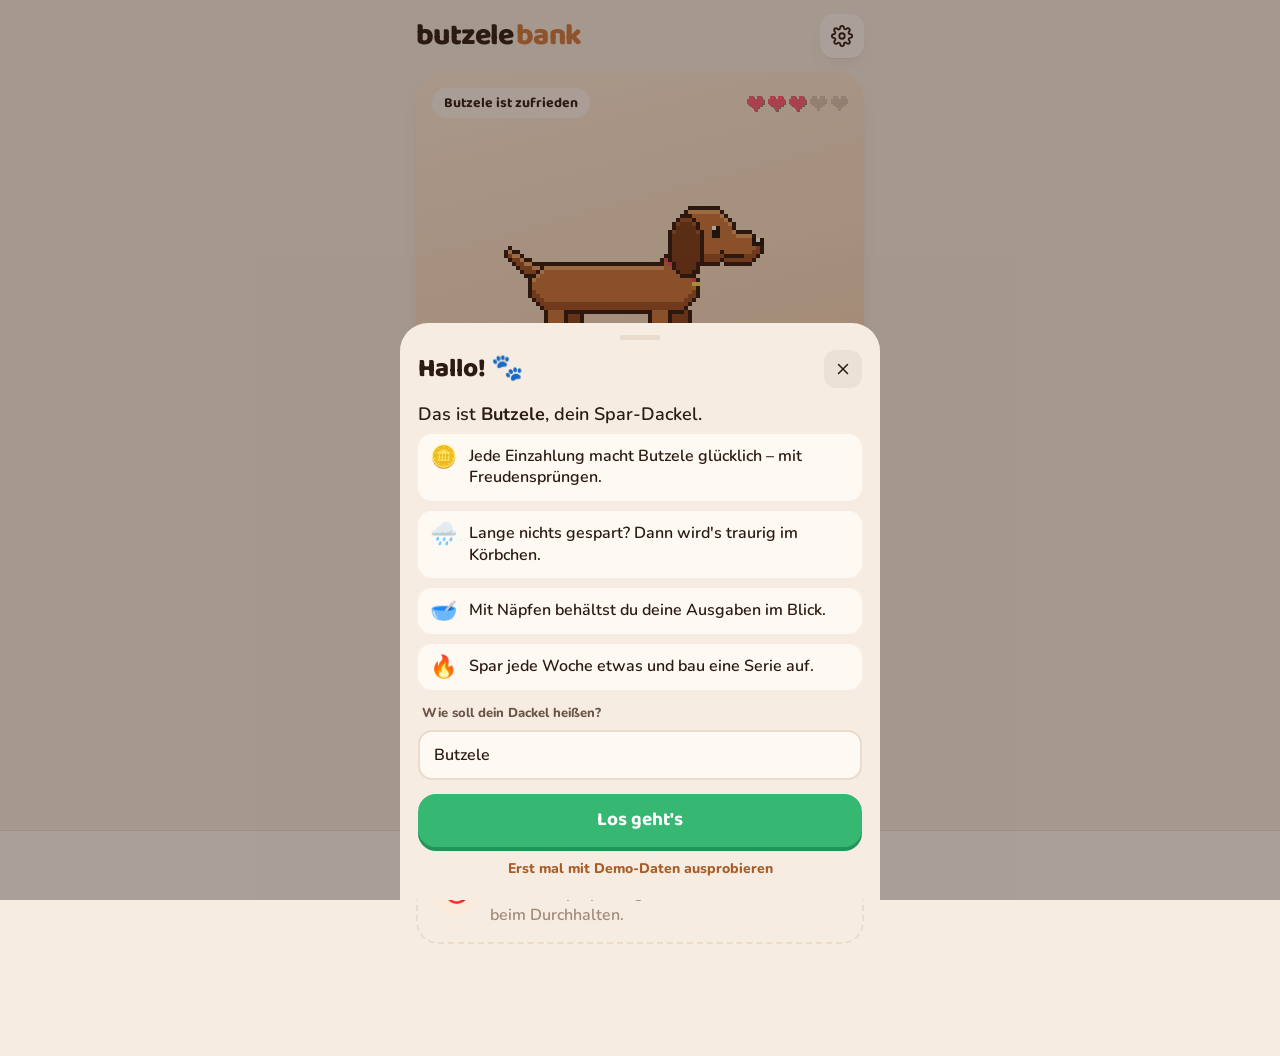
<file: index.html>
<!doctype html>
<html lang="de">
<head>
  <meta charset="utf-8">
  <meta name="viewport" content="width=device-width, initial-scale=1, viewport-fit=cover">
  <meta name="theme-color" content="#F6ECE1">
  <meta name="description" content="Spar-App mit Pixel-Dackel: Jede Einzahlung macht Butzele glücklich.">
  <meta name="apple-mobile-web-app-capable" content="yes">
  <meta name="mobile-web-app-capable" content="yes">
  <meta name="apple-mobile-web-app-status-bar-style" content="default">
  <meta name="apple-mobile-web-app-title" content="Butzele">
  <title>Butzele Bank</title>
  <link rel="manifest" href="manifest.webmanifest">
  <link rel="icon" type="image/png" href="icons/icon-192.png">
  <link rel="apple-touch-icon" href="icons/apple-touch-icon.png">
  <link rel="preconnect" href="https://fonts.googleapis.com">
  <link rel="preconnect" href="https://fonts.gstatic.com" crossorigin>
  <link href="https://fonts.googleapis.com/css2?family=Baloo+2:wght@600;700;800&family=Nunito:wght@600;700;800&family=Pixelify+Sans:wght@500;600&display=swap" rel="stylesheet">
  <link rel="stylesheet" href="style.css">
</head>
<body>
  <div class="app">
    <header class="top">
      <div class="brand" aria-label="Butzele Bank">butzele<span>bank</span></div>
      <button class="icon-btn" data-action="settings" aria-label="Einstellungen">
        <svg class="i" viewBox="0 0 24 24"><circle cx="12" cy="12" r="3"/><path d="M19.4 15a1.7 1.7 0 0 0 .3 1.8l.1.1a2 2 0 1 1-2.8 2.8l-.1-.1a1.7 1.7 0 0 0-1.8-.3 1.7 1.7 0 0 0-1 1.5V21a2 2 0 1 1-4 0v-.1a1.7 1.7 0 0 0-1.1-1.5 1.7 1.7 0 0 0-1.8.3l-.1.1a2 2 0 1 1-2.8-2.8l.1-.1a1.7 1.7 0 0 0 .3-1.8 1.7 1.7 0 0 0-1.5-1H3a2 2 0 1 1 0-4h.1a1.7 1.7 0 0 0 1.5-1.1 1.7 1.7 0 0 0-.3-1.8l-.1-.1a2 2 0 1 1 2.8-2.8l.1.1a1.7 1.7 0 0 0 1.8.3H9a1.7 1.7 0 0 0 1-1.5V3a2 2 0 1 1 4 0v.1a1.7 1.7 0 0 0 1 1.5 1.7 1.7 0 0 0 1.8-.3l.1-.1a2 2 0 1 1 2.8 2.8l-.1.1a1.7 1.7 0 0 0-.3 1.8V9a1.7 1.7 0 0 0 1.5 1H21a2 2 0 1 1 0 4h-.1a1.7 1.7 0 0 0-1.5 1z"/></svg>
      </button>
    </header>

    <section id="dogCard" class="dog-card mood-2">
      <div class="mood-row">
        <span class="mood-pill" id="moodPill"></span>
        <span class="hearts" id="hearts" role="img"></span>
      </div>
      <div class="stage">
        <div class="bubble" id="bubble" role="status" aria-live="polite"></div>
        <canvas id="dogCanvas" class="pixel" aria-label="Dein Spar-Dackel. Antippen zum Streicheln." role="img"></canvas>
      </div>
      <div class="dog-stats">
        <div>
          <div class="big-amount" id="totalSaved">0,00 €</div>
          <div class="sub" id="totalSub"></div>
        </div>
        <div class="streak-badge" id="streakBadge"></div>
      </div>
    </section>

    <main id="view"></main>
  </div>

  <nav class="tabbar" aria-label="Navigation">
    <div class="tabbar-inner">
      <button class="tab active" data-action="tab" data-tab="home">
        <svg class="i" viewBox="0 0 24 24"><path d="M4 11l8-7 8 7v8a1 1 0 0 1-1 1h-4v-6H9v6H5a1 1 0 0 1-1-1z"/></svg>Start
      </button>
      <button class="tab" data-action="tab" data-tab="stashes">
        <svg class="i" viewBox="0 0 24 24"><path d="M3 12h18c0 4.4-4 7-9 7s-9-2.6-9-7z"/><path d="M7.5 12c0-2 2-3.5 4.5-3.5s4.5 1.5 4.5 3.5"/><path d="M14.5 5.5l2-2M17 7l2.5-1"/></svg>Näpfe
      </button>
      <button class="tab" data-action="tab" data-tab="goals">
        <svg class="i" viewBox="0 0 24 24"><circle cx="12" cy="12" r="9"/><circle cx="12" cy="12" r="5"/><circle cx="12" cy="12" r="1.2"/></svg>Ziele
      </button>
      <button class="tab" data-action="tab" data-tab="history">
        <svg class="i" viewBox="0 0 24 24"><path d="M9 6h11M9 12h11M9 18h11"/><circle cx="4.5" cy="6" r="1"/><circle cx="4.5" cy="12" r="1"/><circle cx="4.5" cy="18" r="1"/></svg>Verlauf
      </button>
    </div>
  </nav>

  <div id="toast" role="status" aria-live="polite"></div>

  <script src="js/dog.js"></script>
  <script src="js/sfx.js"></script>
  <script src="js/csv.js"></script>
  <script src="js/app.js"></script>
</body>
</html>
</file>
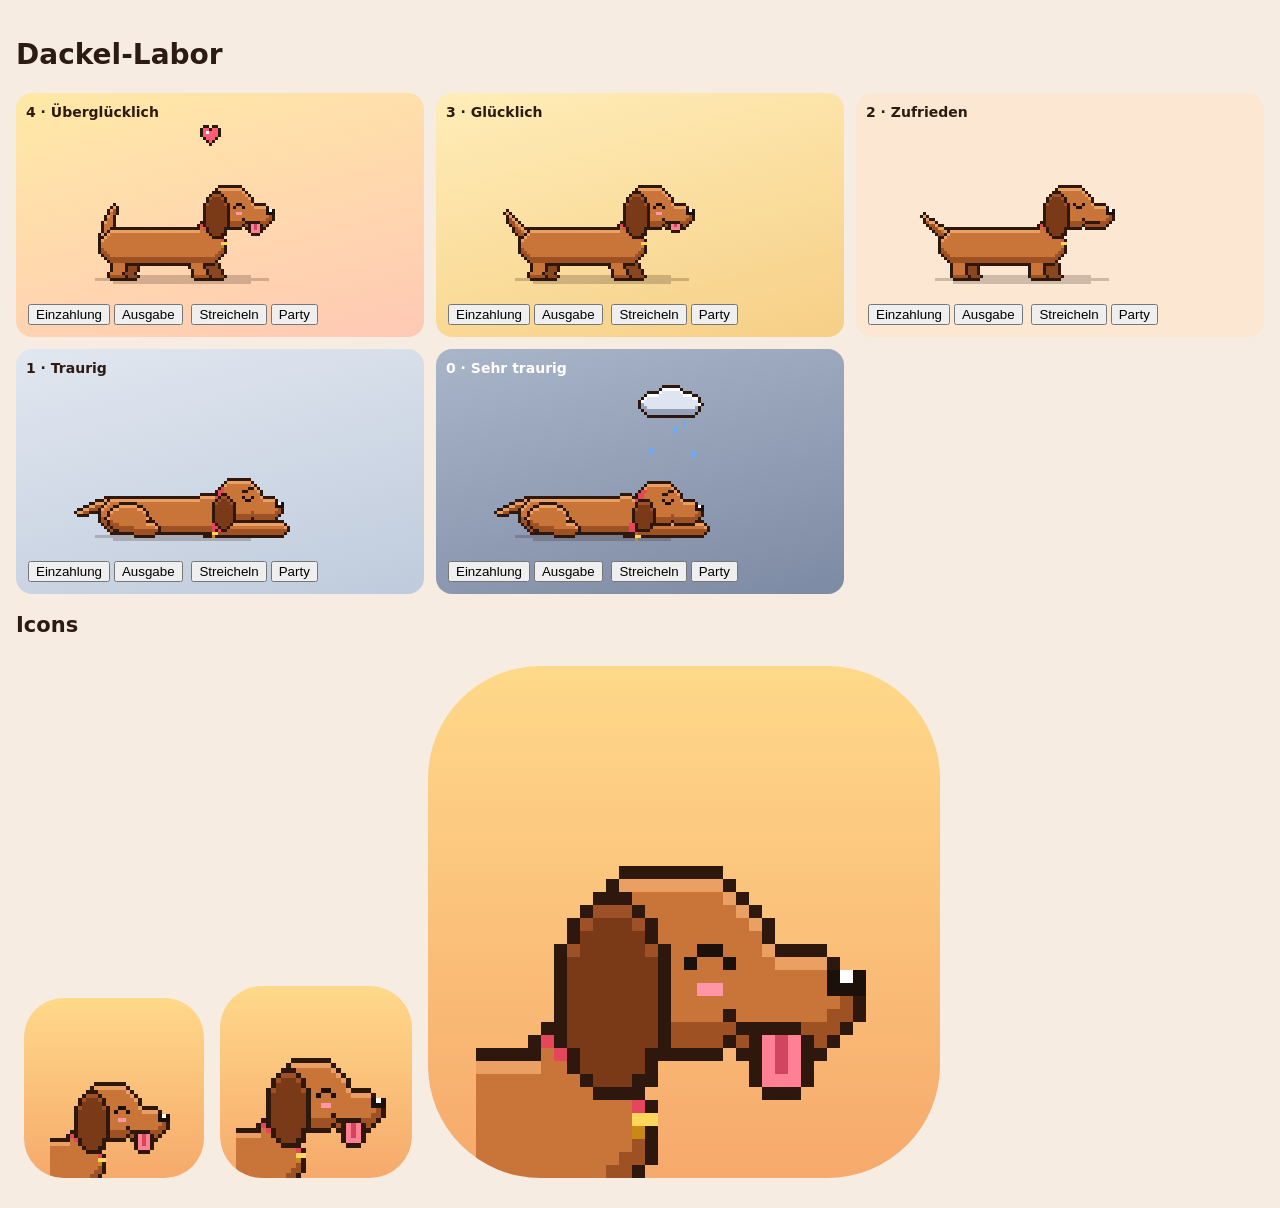
<file: tools/dog-lab.html>
<!doctype html>
<html lang="de">
<head>
<meta charset="utf-8">
<meta name="viewport" content="width=device-width, initial-scale=1">
<title>Dackel-Labor</title>
<style>
  body { margin: 0; padding: 16px; background: #F6ECE1; font: 600 14px/1.4 system-ui, sans-serif; color: #2B1B12; }
  .grid { display: grid; grid-template-columns: repeat(auto-fill, minmax(330px, 1fr)); gap: 12px; }
  .cell { background: #FCE7D2; border-radius: 16px; padding: 10px; }
  .cell.m4 { background: linear-gradient(165deg, #FFE9A6, #FFC9B5); }
  .cell.m3 { background: linear-gradient(165deg, #FFEDB8, #F6CF86); }
  .cell.m1 { background: linear-gradient(165deg, #E1E7F0, #BFCBDC); }
  .cell.m0 { background: linear-gradient(165deg, #A9B5C9, #7D8AA3); color: #fff; }
  canvas { width: 312px; height: 180px; image-rendering: pixelated; display: block; }
  .big .grid { grid-template-columns: 1fr; }
  .big .grid canvas { width: 624px; height: 360px; }
  button { margin: 2px; }
  #icons canvas { width: auto; height: auto; image-rendering: auto; display: inline-block; margin: 8px; border-radius: 22%; }
</style>
</head>
<body>
<h1>Dackel-Labor</h1>
<div class="grid" id="g"></div>
<h2>Icons</h2>
<div id="icons"></div>
<script src="../js/dog.js"></script>
<script>
  if (location.search.includes('big')) document.body.classList.add('big');
  const names =['Sehr traurig', 'Traurig', 'Zufrieden', 'Glücklich', 'Überglücklich'];
  window.dogs = [];
  for (let m = 4; m >= 0; m--) {
    const c = document.createElement('div'); c.className = 'cell m' + m;
    c.innerHTML = `<b>${m} · ${names[m]}</b><canvas></canvas>
      <button data-k="deposit">Einzahlung</button><button data-k="expense">Ausgabe</button>
      <button data-k="pet">Streicheln</button><button data-k="party">Party</button>`;
    document.getElementById('g').appendChild(c);
    const d = new Butzele.Dog(c.querySelector('canvas'));
    d.setMood(m); dogs[m] = d;
    c.addEventListener('click', (e) => { const k = e.target.dataset.k; if (k) d.react(k, { big: true }); });
  }

  // App-Icons: Kopf in Großaufnahme auf warmem Hintergrund
  function icon(size, rounded) {
    const snap = Butzele.snapshot({ eyes: 'happy', mouth: 'tongue', tongue: 4, blush: true, tailA: -2.0 });
    const src = document.createElement('canvas'); src.width = Butzele.W; src.height = Butzele.H;
    snap.paint(src.getContext('2d'));
    const c = document.createElement('canvas'); c.width = c.height = size;
    const x = c.getContext('2d');
    const grd = x.createLinearGradient(0, 0, 0, size);
    grd.addColorStop(0, '#FFD98A'); grd.addColorStop(1, '#F6A96B');
    x.fillStyle = grd; x.fillRect(0, 0, size, size);
    // Ausschnitt: Kopf, Ohr, Halsband
    const sx = 53, sy = 15, sw = 32, sh = 32;
    const scale = Math.floor(size * 0.86 / sw);
    const dw = sw * scale, dh = sh * scale;
    x.imageSmoothingEnabled = false;
    x.drawImage(src, sx, sy, sw, sh, Math.round((size - dw) / 2), Math.round(size - dh + scale * 2), dw, dh);
    return c;
  }
  window.makeIcon = icon;
  const box = document.getElementById('icons');
  [180, 192, 512].forEach((s) => box.appendChild(icon(s)));
</script>
</body>
</html>
</file>
<file: style.css>
:root {
  --bg: #F6ECE1;
  --card: #FFF9F3;
  --ink: #2B1B12;
  --ink2: #6B5546;
  --muted: #A08B7A;
  --line: #EADBCB;
  --caramel: #D27A3E;
  --caramel-d: #A95C26;
  --mint: #36B873;
  --mint-d: #23935A;
  --mint-soft: #D7F2E2;
  --coral: #E4675A;
  --coral-d: #B94A3F;
  --coral-soft: #FADDD7;
  --yellow: #F2BE4B;
  --shadow: 0 1px 0 rgba(43, 27, 18, .04), 0 10px 24px -14px rgba(43, 27, 18, .28);
  --r-lg: 28px;
  --r-md: 22px;
  --display: 'Baloo 2', ui-rounded, 'SF Pro Rounded', system-ui, sans-serif;
  --body: 'Nunito', ui-rounded, system-ui, sans-serif;
  --pixel: 'Pixelify Sans', ui-monospace, monospace;
  --safe-b: env(safe-area-inset-bottom, 0px);
}

* { box-sizing: border-box; -webkit-tap-highlight-color: transparent; }
html, body { margin: 0; background: var(--bg); color: var(--ink); font-family: var(--body); font-weight: 600; font-size: 16px; }
body { min-height: 100dvh; }
body.noscroll { overflow: hidden; }
button { font: inherit; color: inherit; border: 0; background: none; cursor: pointer; padding: 0; text-align: inherit; }
input, select { font: inherit; color: inherit; }
[hidden] { display: none !important; }

.app { max-width: 480px; margin: 0 auto; padding: calc(env(safe-area-inset-top, 0px) + 14px) 16px calc(100px + var(--safe-b)); }

.i { width: 22px; height: 22px; fill: none; stroke: currentColor; stroke-width: 2; stroke-linecap: round; stroke-linejoin: round; flex: none; }

/* Kopf */
.top { display: flex; align-items: center; justify-content: space-between; margin-bottom: 14px; }
.brand { font-family: var(--display); font-weight: 800; font-size: 30px; letter-spacing: -.6px; line-height: 1; }
.brand span { color: var(--caramel); margin-left: 2px; }
.icon-btn { width: 44px; height: 44px; border-radius: 14px; background: var(--card); display: grid; place-items: center; box-shadow: var(--shadow); flex: none; }
.icon-btn.ghost { background: rgba(43, 27, 18, .05); box-shadow: none; width: 38px; height: 38px; border-radius: 12px; }
.icon-btn.ghost .i { width: 18px; height: 18px; }

/* Hundekarte */
.dog-card { border-radius: var(--r-lg); padding: 16px 16px 18px; position: relative; overflow: hidden; box-shadow: var(--shadow); transition: background .8s, color .8s; }
.mood-4 { background: linear-gradient(165deg, #FFE9A6 0%, #FFC9B5 100%); }
.mood-3 { background: linear-gradient(165deg, #FFEDB8 0%, #F6CF86 100%); }
.mood-2 { background: linear-gradient(165deg, #FCEBDA 0%, #F3D3B4 100%); }
.mood-1 { background: linear-gradient(165deg, #E1E7F0 0%, #BFCBDC 100%); }
.mood-0 { background: linear-gradient(165deg, #A9B5C9 0%, #7D8AA3 100%); color: #fff; }
.mood-row { display: flex; align-items: center; justify-content: space-between; gap: 8px; }
.mood-pill { font-family: var(--display); font-weight: 700; font-size: 14px; background: rgba(255, 255, 255, .6); color: var(--ink); padding: 4px 12px; border-radius: 999px; }
.hearts { display: flex; gap: 4px; }
.ph svg { width: 17px; height: 15px; display: block; fill: rgba(43, 27, 18, .16); }
.ph.on svg { fill: #FF5C74; filter: drop-shadow(1px 1px 0 rgba(43, 27, 18, .5)); }
.mood-0 .ph svg { fill: rgba(255, 255, 255, .3); }
.stage { position: relative; display: flex; justify-content: center; margin: 4px -8px 0; min-height: 120px; }
.pixel { image-rendering: pixelated; image-rendering: crisp-edges; display: block; }
#dogCanvas { cursor: pointer; touch-action: manipulation; }
.bubble {
  position: absolute; top: 4px; left: 50%; z-index: 2; pointer-events: none;
  transform: translate(-50%, 6px) scale(.9); opacity: 0; transition: opacity .2s, transform .25s cubic-bezier(.2, 1.4, .4, 1);
  max-width: min(86%, 320px); width: max-content; text-align: center;
  background: #fff; color: var(--ink); font-family: var(--pixel); font-weight: 500; font-size: 15px; line-height: 1.25;
  padding: 7px 12px; border: 2px solid var(--ink); border-radius: 4px; box-shadow: 3px 3px 0 var(--ink);
}
.bubble::after { content: ''; position: absolute; left: 58%; bottom: -8px; width: 10px; height: 8px; background: var(--ink); clip-path: polygon(0 0, 100% 0, 30% 100%); }
.bubble.show { opacity: 1; transform: translate(-50%, 0) scale(1); }
/* bei Regenwolke (rechts über dem Kopf) die Sprechblase nach links */
.mood-0 .bubble { left: 30%; max-width: 54%; }
.mood-0 .bubble::after { left: 70%; }
.dog-stats { display: flex; align-items: flex-end; justify-content: space-between; gap: 12px; margin-top: 2px; }
.big-amount { font-family: var(--display); font-weight: 800; font-size: 38px; line-height: 1; letter-spacing: -.5px; }
.sub { font-size: 13px; opacity: .75; margin-top: 4px; }
.streak-badge { display: flex; align-items: center; gap: 3px; background: rgba(255, 255, 255, .6); color: var(--ink); padding: 6px 12px; border-radius: 999px; font-family: var(--display); font-size: 18px; }

/* Buttons – mit kleiner 3D-Kante */
.btn {
  display: inline-flex; align-items: center; justify-content: center; gap: 8px;
  border-radius: 18px; font-family: var(--display); font-weight: 700; font-size: 17px; line-height: 1.1;
  padding: 13px 18px; transition: transform .08s, box-shadow .08s; text-align: center; user-select: none;
}
.btn .i { width: 18px; height: 18px; }
.btn:active { transform: translateY(3px); }
.btn-xl { padding: 16px 18px; font-size: 19px; }
.btn-sm { padding: 8px 12px; font-size: 15px; border-radius: 14px; }
.btn-block { display: flex; width: 100%; }
.btn-primary { background: var(--mint); color: #fff; box-shadow: 0 4px 0 var(--mint-d); }
.btn-primary:active { box-shadow: 0 1px 0 var(--mint-d); }
.btn-soft { background: var(--card); color: var(--ink); box-shadow: 0 4px 0 var(--line); }
.btn-soft:active { box-shadow: 0 1px 0 var(--line); }
.btn-ink { background: var(--ink); color: #fff; box-shadow: 0 4px 0 #000; }
.btn-coral { background: var(--coral); color: #fff; box-shadow: 0 4px 0 var(--coral-d); }
.btn-danger { background: var(--coral-soft); color: var(--coral-d); box-shadow: 0 4px 0 #F2C3BA; }
.btn-mint { background: var(--mint-soft); color: var(--mint-d); box-shadow: none; padding: 11px; margin-top: 12px; }
.btn-white { background: #fff; color: var(--coral-d); box-shadow: 0 4px 0 rgba(0, 0, 0, .12); }
.btn-payday { background: var(--mint); color: #fff; box-shadow: 0 4px 0 var(--mint-d); margin-top: 14px; }
.link { color: var(--caramel-d); font-weight: 800; font-size: 14px; letter-spacing: 0; text-transform: none; font-family: var(--body); }
.center-block { display: block; margin-left: auto; margin-right: auto; }

.actions { display: grid; grid-template-columns: 1.5fr 1fr; gap: 12px; margin: 18px 0 18px; }

/* Karten & Typo */
.card { display: block; width: 100%; background: var(--card); border-radius: var(--r-md); padding: 16px; box-shadow: var(--shadow); margin-bottom: 12px; }
.h2 { font-family: var(--display); font-weight: 800; font-size: 26px; line-height: 1.1; }
.h3 { font-family: var(--display); font-weight: 700; font-size: 18px; line-height: 1.2; }
.big { font-family: var(--display); font-weight: 800; font-size: 40px; line-height: 1.05; letter-spacing: -.5px; }
.eyebrow { font-size: 12px; letter-spacing: .14em; text-transform: uppercase; font-weight: 800; opacity: .7; }
.muted { color: var(--muted); }
.muted-l { opacity: .7; }
.small { font-size: 13px; }
.right { text-align: right; }
.center { text-align: center; justify-content: center; }
.neg { color: var(--coral); }
.row { display: flex; align-items: center; gap: 12px; }
.row.between { justify-content: space-between; }
.row.gap { gap: 10px; }
.grow { flex: 1; min-width: 0; }
.top-gap { margin-top: 12px; }
.pad { padding: 4px 6px; }
.stack { display: grid; gap: 12px; }
.hint { color: var(--muted); font-size: 13px; text-align: center; margin: 14px 12px; }
.section-title { font-family: var(--display); font-weight: 700; font-size: 13px; letter-spacing: .14em; text-transform: uppercase; color: var(--muted); margin: 22px 4px 10px; display: flex; justify-content: space-between; align-items: center; }

.bar { display: block; height: 8px; border-radius: 99px; background: #F0E2D4; overflow: hidden; margin-top: 8px; }
.bar.thick { height: 12px; }
.bar > i { display: block; height: 100%; border-radius: inherit; background: var(--mint); transition: width .7s cubic-bezier(.2, .9, .3, 1); }
.bar > i.mid { background: var(--yellow); }
.bar > i.low { background: var(--coral); }

.tile { width: 44px; height: 44px; border-radius: 14px; display: grid; place-items: center; font-size: 22px; background: #FBEBDD; flex: none; }
.tile.sm { width: 38px; height: 38px; font-size: 19px; border-radius: 12px; }
.tile.lg { width: 72px; height: 72px; font-size: 36px; border-radius: 22px; margin: 0 auto 10px; }

/* Start */
.streak-card .streak-num { font-family: var(--display); font-weight: 800; font-size: 30px; display: flex; align-items: center; gap: 2px; min-width: 64px; }
.weeks { display: grid; grid-template-columns: repeat(8, 1fr); gap: 4px; margin-top: 14px; }
.wk { display: flex; flex-direction: column; align-items: center; gap: 4px; }
.wk i { width: 24px; height: 24px; border-radius: 50%; background: #F0E2D4; display: block; }
.wk.on i { background: linear-gradient(160deg, #FFB547, #FF7A3D); box-shadow: inset 0 -2px 0 rgba(0, 0, 0, .12); }
.wk.cur i { outline: 2px dashed var(--caramel); outline-offset: 2px; }
.wk small { font-size: 10px; color: var(--muted); white-space: nowrap; }
.link-card { text-align: left; }
.goal-mini { display: flex; align-items: center; gap: 12px; text-align: left; padding: 12px 14px; }
.goal-mini .bar { margin-top: 6px; }
.empty { display: flex; gap: 12px; align-items: center; text-align: left; border: 2px dashed var(--line); box-shadow: none; background: transparent; }
.empty-big { text-align: center; padding: 28px 20px; }
.empty-big .btn { margin-top: 8px; }
.emoji-xl { font-size: 46px; margin-bottom: 6px; }

/* Näpfe */
.dark-card { background: var(--ink); color: #fff; padding: 20px; position: relative; overflow: hidden; }
.dark-card::after { content: '🐾'; position: absolute; right: 16px; top: 14px; font-size: 44px; opacity: .14; transform: rotate(18deg); }
.list { display: grid; gap: 10px; }
.stash { display: flex; align-items: center; gap: 6px; background: var(--card); border-radius: var(--r-md); box-shadow: var(--shadow); padding: 6px 8px 6px 6px; }
.stash-main { display: flex; align-items: center; gap: 12px; flex: 1; min-width: 0; padding: 8px; border-radius: 16px; }
.stash-main:active { background: rgba(43, 27, 18, .04); }
.stash .name, .tx .name, .imp .name { display: block; font-weight: 800; white-space: nowrap; overflow: hidden; text-overflow: ellipsis; }
.stash .grow .muted { display: block; }
.stash .right { display: flex; flex-direction: column; align-items: flex-end; font-family: var(--display); }
.stash .right b { font-size: 18px; }
.pct { color: var(--mint-d); font-weight: 800; font-family: var(--body); }
.pct.mid { color: #B88A16; }
.pct.low { color: var(--coral); }

/* Ziele */
.banner { display: flex; gap: 14px; align-items: center; border-radius: var(--r-md); padding: 16px 18px; color: #fff; margin-bottom: 14px; box-shadow: var(--shadow); line-height: 1.35; }
.banner b { font-family: var(--display); font-size: 19px; }
.banner .emoji { font-size: 36px; }
.banner.ok { background: linear-gradient(140deg, #E77B66, #D9604F); }
.banner.warn { background: linear-gradient(140deg, #8C9BB5, #6C7A95); }
.goal { border-left: 6px solid var(--gc); }
.goal .amounts { margin-top: 14px; }
.goal .row.small { margin-top: 6px; }

/* Verlauf */
.hist-top { margin-bottom: 4px; }
.list-card { padding: 4px 6px; }
.tx { display: flex; align-items: center; gap: 12px; width: 100%; padding: 10px 8px; text-align: left; border-radius: 14px; }
.tx + .tx { border-top: 1px solid var(--line); border-radius: 0; }
.tx .grow .muted { display: block; }
.amt { font-family: var(--display); font-weight: 700; white-space: nowrap; }
.amt.pos { color: var(--mint-d); }
.amt.wd { color: var(--coral); }

/* Chips & Auswahl */
.chips { display: flex; gap: 8px; flex-wrap: wrap; margin: 12px 0; }
.chips.tight { margin: 0; }
.chip { padding: 8px 14px; border-radius: 99px; background: var(--card); font-weight: 800; font-size: 14px; box-shadow: 0 2px 0 var(--line); }
.chip.on { background: var(--ink); color: #fff; box-shadow: 0 2px 0 #000; }
.choices { display: grid; grid-template-columns: repeat(auto-fill, minmax(140px, 1fr)); gap: 8px; }
.choice { display: flex; align-items: center; gap: 8px; padding: 10px 12px; background: var(--card); border-radius: 14px; border: 2px solid transparent; font-weight: 800; font-size: 14px; min-width: 0; }
.choice span { font-size: 18px; }
.choice.on { border-color: var(--caramel); background: #FFF0E2; }
.emoji-grid { display: grid; grid-template-columns: repeat(8, 1fr); gap: 6px; }
.emo { aspect-ratio: 1; border-radius: 12px; background: var(--card); font-size: 22px; display: grid; place-items: center; border: 2px solid transparent; }
.emo.on { border-color: var(--caramel); background: #FFF0E2; }
.seg { display: grid; grid-template-columns: 1fr 1fr; background: #EBDDCF; border-radius: 14px; padding: 4px; margin-bottom: 12px; }
.seg button { padding: 9px; border-radius: 10px; font-weight: 800; text-align: center; color: var(--ink2); }
.seg button.on { background: var(--card); color: var(--ink); box-shadow: 0 2px 6px rgba(43, 27, 18, .12); }

/* Formulare */
.field { display: block; margin: 14px 0; }
.field > span, .field-label { display: block; font-size: 13px; font-weight: 800; color: var(--ink2); margin: 16px 4px 8px; }
.field > span { margin-top: 0; }
.field input, .field select { width: 100%; padding: 12px 14px; border-radius: 14px; border: 2px solid var(--line); background: var(--card); outline: none; min-height: 48px; }
.field input:focus, .field select:focus { border-color: var(--caramel); }
.amount-field { display: flex; align-items: baseline; justify-content: center; gap: 6px; background: var(--card); border-radius: 20px; padding: 10px 18px; border: 2px solid transparent; }
.amount-field:focus-within { border-color: var(--caramel); }
.amount-field input { font-family: var(--display); font-weight: 800; font-size: 46px; border: 0; background: none; width: 100%; min-width: 0; text-align: right; outline: none; padding: 0; }
.amount-field span { font-family: var(--display); font-size: 34px; color: var(--muted); font-weight: 700; }
.err { animation: shake .35s; }
.amount-field:has(.err) { border-color: var(--coral); }
.toggle { display: flex; align-items: center; gap: 12px; padding: 12px 14px; background: var(--card); border-radius: 14px; font-weight: 800; }
.toggle input { width: 22px; height: 22px; accent-color: var(--mint); }
.grid2 { display: grid; grid-template-columns: 1fr 1fr; gap: 10px; }
.grid2 .field { margin: 8px 0; }
.info { box-shadow: none; border: 2px solid var(--line); background: transparent; }
.info p { margin: 0 0 12px; line-height: 1.45; }
.info p:last-child { margin: 12px 0 0; }

/* Import-Liste */
.imp-list { max-height: 42vh; overflow: auto; margin: 10px 0 16px; border-radius: 16px; background: var(--card); padding: 4px; }
.imp { display: flex; align-items: center; gap: 10px; padding: 10px; border-radius: 12px; }
.imp + .imp { border-top: 1px solid var(--line); border-radius: 0; }
.imp input { width: 20px; height: 20px; accent-color: var(--caramel); flex: none; }
.imp .grow .muted { display: block; }
.imp.dupe { opacity: .55; }
.imp .right { display: flex; flex-direction: column; align-items: flex-end; gap: 4px; }
.mini { font-size: 12px; padding: 3px 4px; border-radius: 8px; border: 1px solid var(--line); background: #fff; max-width: 130px; }

/* Sheet */
.sheet-backdrop { position: fixed; inset: 0; z-index: 50; background: rgba(43, 27, 18, .4); display: flex; align-items: flex-end; justify-content: center; animation: fade .2s; }
.sheet { background: var(--bg); width: 100%; max-width: 480px; max-height: 92dvh; overflow: auto; overscroll-behavior: contain; border-radius: 28px 28px 0 0; padding: 6px 18px calc(22px + var(--safe-b)); animation: up .3s cubic-bezier(.2, .9, .3, 1.05); }
.sheet-backdrop.closing { animation: fade .2s reverse forwards; }
.sheet-backdrop.closing .sheet { animation: up .2s reverse forwards; }
.grabber { width: 40px; height: 5px; border-radius: 9px; background: var(--line); margin: 6px auto 8px; }
.sheet-head { display: flex; justify-content: space-between; align-items: center; margin-bottom: 12px; }
.sheet-head h2 { margin: 0; font-family: var(--display); font-weight: 800; font-size: 26px; }
.lead { font-size: 18px; margin: 0 0 8px; }
.how { list-style: none; padding: 0; margin: 0 0 8px; display: grid; gap: 10px; }
.how li { display: flex; gap: 12px; align-items: flex-start; background: var(--card); border-radius: 14px; padding: 12px; line-height: 1.35; }
.how span { font-size: 22px; line-height: 1; }
.tx-detail { text-align: center; padding: 8px 0 22px; }
.tx-detail .big { margin-bottom: 6px; }

/* Zahltag */
.payday { position: fixed; inset: 0; z-index: 60; background: linear-gradient(170deg, #CFF5DE 0%, #9FE3BC 100%); overflow: auto; animation: fade .3s; }
.payday-inner { max-width: 440px; margin: 0 auto; padding: calc(env(safe-area-inset-top, 0px) + 16px) 20px calc(28px + var(--safe-b)); text-align: center; position: relative; }
.payday-x { position: absolute; right: 16px; top: calc(env(safe-area-inset-top, 0px) + 12px); z-index: 2; }
.payday-stage { display: flex; justify-content: center; margin-top: 18px; }
.payday h1 { font-family: var(--display); font-weight: 800; font-size: 46px; margin: 4px 0 0; letter-spacing: -.5px; }
.payday p { margin: 4px 8px 18px; line-height: 1.4; }
.refill { display: grid; gap: 8px; margin-bottom: 16px; }
.refill-row { display: grid; grid-template-columns: 28px 1fr 1.2fr auto; align-items: center; gap: 10px; background: rgba(255, 255, 255, .7); border-radius: 14px; padding: 10px 14px; text-align: left; }
.refill-row .bar { margin: 0; background: rgba(43, 27, 18, .08); }
.refill-row .bar i { transition: width 1.4s cubic-bezier(.2, .9, .3, 1); }
.refill-row em { font-style: normal; font-family: var(--display); font-weight: 800; }
.payday-save { text-align: center; background: rgba(255, 255, 255, .75); }
.payday-save p { margin: 2px 0 10px; }
.payday-save .amount-field { background: #fff; }
.payday-save .chips { margin-bottom: 0; }

/* Tabbar */
.tabbar { position: fixed; left: 0; right: 0; bottom: 0; z-index: 20; background: rgba(255, 249, 243, .94); backdrop-filter: blur(14px); -webkit-backdrop-filter: blur(14px); border-top: 1px solid var(--line); display: flex; justify-content: center; padding: 6px 8px calc(6px + var(--safe-b)); }
.tabbar-inner { max-width: 480px; width: 100%; display: grid; grid-template-columns: repeat(4, 1fr); }
.tab { display: flex; flex-direction: column; align-items: center; gap: 2px; font-family: var(--display); font-weight: 700; font-size: 12px; color: var(--muted); padding: 6px 0; text-align: center; }
.tab .i { width: 24px; height: 24px; }
.tab.active { color: var(--caramel); }

/* Toast */
#toast { position: fixed; left: 50%; bottom: calc(86px + var(--safe-b)); z-index: 70; transform: translate(-50%, 20px); opacity: 0; pointer-events: none; transition: .25s; background: var(--ink); color: #fff; padding: 10px 16px; border-radius: 14px; font-weight: 700; font-size: 14px; max-width: calc(100% - 32px); text-align: center; }
#toast.show { opacity: 1; transform: translate(-50%, 0); }

@keyframes fade { from { opacity: 0; } }
@keyframes up { from { transform: translateY(100%); } }
@keyframes shake { 20%, 60% { transform: translateX(-6px); } 40%, 80% { transform: translateX(6px); } }
@media (prefers-reduced-motion: reduce) {
  .sheet, .sheet-backdrop, .payday { animation: none; }
}
</file>
